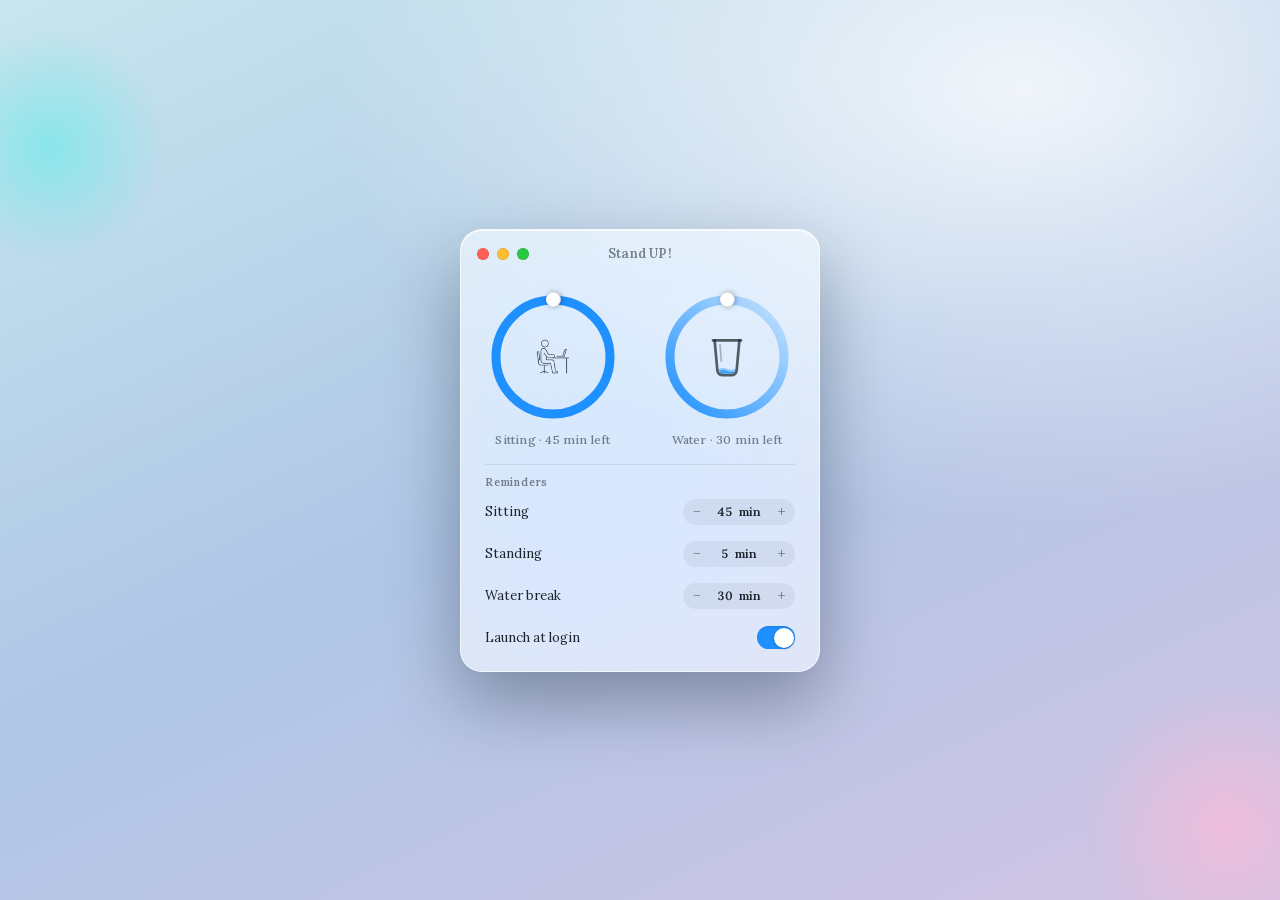
<file: src/index.html>
<!doctype html>
<html lang="en">
<head>
  <meta charset="utf-8">
  <meta name="viewport" content="width=device-width, initial-scale=1">
  <title>Stand UP!</title>
  <link rel="stylesheet" href="css/app.css">
</head>
<body>
  <div id="win" class="win">
    <header class="titlebar" data-tauri-drag-region>
      <div class="traffic">
        <button class="tl close" aria-label="close"></button><button class="tl min" aria-label="minimize"></button><button class="tl zoom" aria-label="zoom" disabled></button>
      </div>
      <div class="title">Stand UP!</div>
    </header>

    <main id="rings" class="rings"></main>

    <div class="divider"></div>

    <section class="settings">
      <div class="sec-label">Reminders</div>
      <div class="row">
        <div class="lbl">Sitting</div>
        <div class="stepper" data-key="sitMin" data-step="5" data-min="5" data-max="120">
          <button class="dec" aria-label="decrease">−</button><div class="val">45 min</div><button class="inc" aria-label="increase">+</button>
        </div>
      </div>
      <div class="row">
        <div class="lbl">Standing</div>
        <div class="stepper" data-key="standMin" data-step="1" data-min="1" data-max="30">
          <button class="dec" aria-label="decrease">−</button><div class="val">5 min</div><button class="inc" aria-label="increase">+</button>
        </div>
      </div>
      <div class="row">
        <div class="lbl">Water break</div>
        <div class="stepper" data-key="waterMin" data-step="5" data-min="5" data-max="120">
          <button class="dec" aria-label="decrease">−</button><div class="val">30 min</div><button class="inc" aria-label="increase">+</button>
        </div>
      </div>
      <div class="row">
        <div class="lbl">Launch at login</div>
        <button class="toggle" id="loginToggle" role="switch" aria-checked="true"><span class="knob"></span></button>
      </div>
    </section>
  </div>
  <script type="module" src="js/main.js"></script>
</body>
</html>
</file>
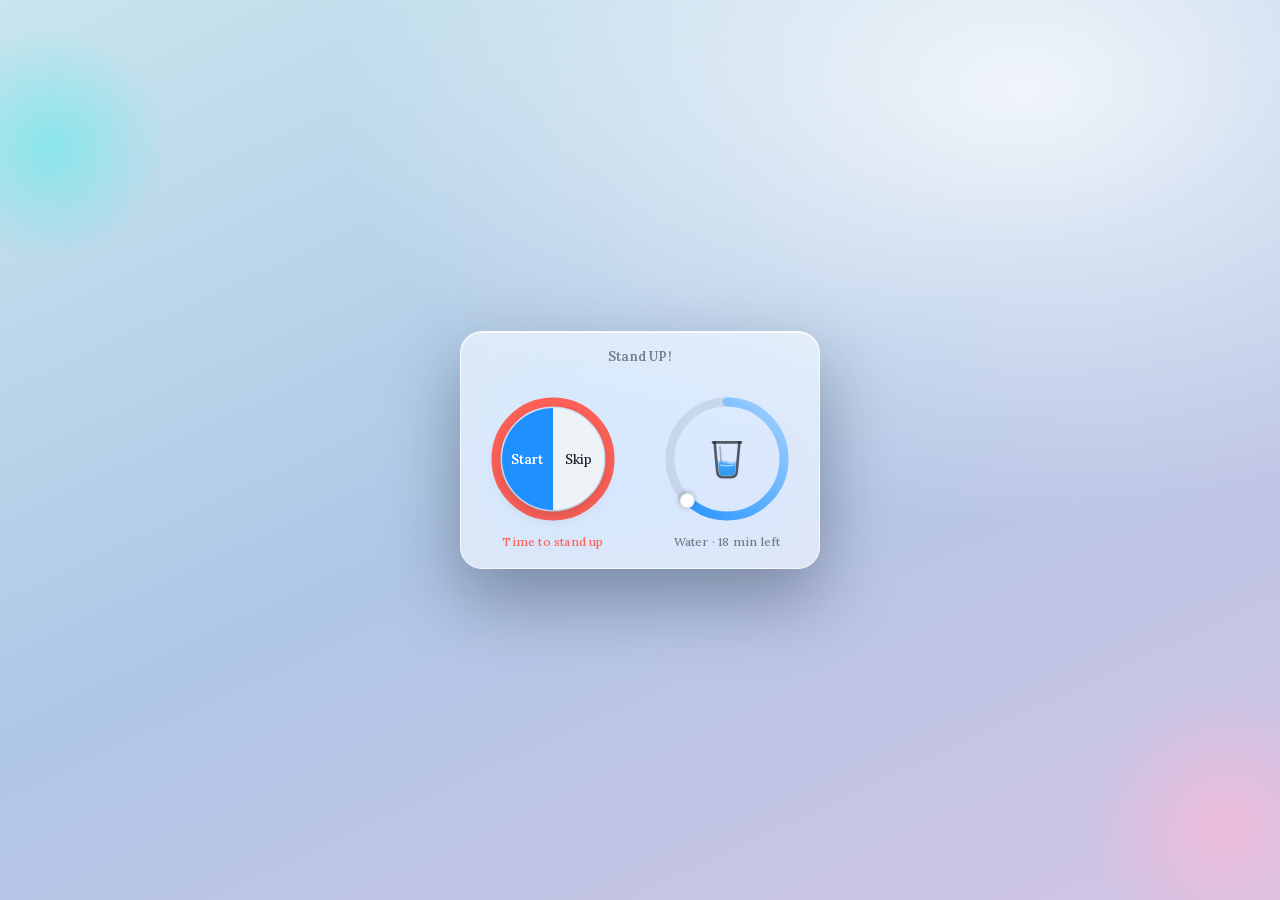
<file: src/popover.html>
<!doctype html>
<html lang="en">
<head>
  <meta charset="utf-8">
  <meta name="viewport" content="width=device-width, initial-scale=1">
  <title>Stand UP!</title>
  <link rel="stylesheet" href="css/app.css">
</head>
<body class="popover">
  <div id="win" class="win">
    <header class="titlebar">
      <div class="title">Stand UP!</div>
    </header>
    <main id="rings" class="rings"></main>
    <div class="pad-bottom"></div>
  </div>
  <script type="module" src="js/popover.js"></script>
</body>
</html>
</file>
<file: src/css/app.css>
/* Stand UP! — design tokens & layout, ported from design_handoff_standup */

@font-face {
  font-family: 'Lora';
  font-style: normal;
  font-weight: 400 700;
  font-display: swap;
  src: url(../fonts/Lora-latin.woff2) format('woff2');
}

:root {
  /* dynamic (set by JS): --accent and derivatives */
  --accent: #1E90FF;

  --red: #FF6157;
  --warm: #F2B25C;

  --text-pri: #1C242C;
  --text-sec: rgba(28, 36, 44, 0.55);
  --icon-base: rgba(28, 36, 44, 0.72);
  --win-bg: rgba(248, 251, 252, 0.62);
  --win-border: rgba(255, 255, 255, 0.65);
  --inner-hi: rgba(255, 255, 255, 0.85);
  --ring-track: rgba(28, 36, 44, 0.09);
  --divider: rgba(28, 36, 44, 0.09);
  --ctl-bg: rgba(28, 36, 44, 0.06);
  --ctl-hover: rgba(28, 36, 44, 0.10);
  --disc-bg: #FBFDFF;
  --disc-sec-bg: #EEF3F8;
  --disc-divider: rgba(28, 36, 44, 0.08);
  --disc-border: rgba(28, 36, 44, 0.06);
  --disc-shadow: 0 5px 16px rgba(8, 22, 38, 0.20);
  --glass-hi: #5B6B78;
}

@media (prefers-color-scheme: dark) {
  :root {
    --text-pri: #F4F7F9;
    --text-sec: rgba(235, 242, 246, 0.55);
    --icon-base: rgba(235, 242, 246, 0.82);
    --win-bg: rgba(26, 31, 38, 0.55);
    --win-border: rgba(255, 255, 255, 0.14);
    --inner-hi: rgba(255, 255, 255, 0.10);
    --ring-track: rgba(255, 255, 255, 0.10);
    --divider: rgba(255, 255, 255, 0.09);
    --ctl-bg: rgba(255, 255, 255, 0.09);
    --ctl-hover: rgba(255, 255, 255, 0.14);
    --disc-bg: #242E3A;
    --disc-sec-bg: #2F3B49;
    --disc-divider: rgba(255, 255, 255, 0.08);
    --disc-border: rgba(255, 255, 255, 0.10);
    --disc-shadow: 0 5px 16px rgba(0, 0, 0, 0.45);
    --glass-hi: #FFFFFF;
  }
}

* { box-sizing: border-box; }
html, body { margin: 0; padding: 0; }

body {
  font-family: 'Lora', 'Georgia', 'Songti SC', serif;
  color: var(--text-pri);
  background: transparent;
  -webkit-font-smoothing: antialiased;
  user-select: none;
  -webkit-user-select: none;
  cursor: default;
  overflow: hidden;
}

.win {
  display: flex;
  flex-direction: column;
  background: var(--win-bg);
  border: 1px solid var(--win-border);
  border-radius: 22px;
  box-shadow: inset 0 1px 0 var(--inner-hi);
  min-height: 100vh;
  overflow: hidden;
}

/* ---- Title bar ---- */
.titlebar {
  height: 48px;
  flex: none;
  display: flex;
  align-items: center;
  padding: 0 16px;
  position: relative;
}
.traffic { display: flex; gap: 8px; position: relative; z-index: 1; }
.traffic .tl {
  width: 12px; height: 12px; border-radius: 50%;
  border: none; padding: 0;
  box-shadow: inset 0 0 0 0.5px rgba(0, 0, 0, 0.15);
  transition: filter 0.12s ease, transform 0.12s ease;
}
.traffic .tl.close { background: #FF5F57; }
.traffic .tl.min   { background: #FEBC2E; }
.traffic .tl.zoom  { background: #28C840; }
.traffic:hover .tl { filter: brightness(0.92); }
.traffic .tl:active { filter: brightness(0.78); transform: scale(0.9); }

.titlebar .title {
  position: absolute; left: 0; right: 0;
  text-align: center;
  font-size: 13px; font-weight: 600;
  color: var(--text-sec);
  letter-spacing: 0.2px;
  pointer-events: none;
}

/* ---- Rings row ---- */
.rings {
  flex: none;
  display: flex;
  justify-content: center;
  gap: 22px;
  padding: 14px 0 0;
}
.module { display: flex; flex-direction: column; align-items: center; width: 152px; }
.ringbox { position: relative; width: 130px; height: 130px; flex: none; }
.ringbox svg.ring { position: absolute; top: 0; left: 0; }
.center {
  position: absolute; inset: 0;
  display: flex; flex-direction: column;
  align-items: center; justify-content: center;
}
.fig { object-fit: contain; width: auto; }
.fig.sit-fig { height: 36px; }
.fig.stand-fig { height: 40px; }

@keyframes su-breathe {
  0%, 100% { transform: scale(1); opacity: 0.82; }
  50%      { transform: scale(1.09); opacity: 1; }
}

/* ---- state-change transitions (center content pops in / shrinks out) ---- */
@keyframes su-pop-in {
  0%   { transform: scale(0.55); opacity: 0; }
  62%  { transform: scale(1.07); }
  100% { transform: scale(1); }
}
@keyframes su-pop-out {
  to { transform: scale(0.6); opacity: 0; }
}
.center .pop-in  { animation: su-pop-in 0.34s cubic-bezier(0.22, 0.9, 0.32, 1.15) backwards; }
.center .pop-out { animation: su-pop-out 0.15s ease-in forwards; }

/* rings drain smoothly and cross-fade color on phase changes */
svg.ring .arc {
  transition: stroke-dashoffset 1s linear, stroke 0.45s ease;
}

/* ---- Inline action disc ----
   opaque elevated surface: nothing (e.g. the red alert ring) bleeds through */
.disc {
  position: absolute; top: 14px; left: 14px;
  width: 102px; height: 102px;
  border-radius: 50%;
  overflow: hidden;
  display: flex;
  background: var(--disc-bg);
  box-shadow: var(--disc-shadow), inset 0 0 0 1px var(--disc-border);
}
.disc button {
  flex: 1;
  border: none;
  padding: 0;
  font-family: inherit;
  font-size: 13px;
  cursor: default;
  transition: transform 0.12s ease, filter 0.12s ease;
}
.disc button:hover { filter: brightness(1.04); }
.disc button:active { transform: scale(0.93); filter: brightness(0.9); }
.disc button.primary { color: #FFFFFF; font-weight: 600; } /* background = accent, set in rings.js */
.disc button.secondary { background: var(--disc-sec-bg); color: var(--text-pri); font-weight: 500; }
.disc i { width: 1px; background: var(--disc-divider); }
.disc.one button.primary { font-size: 15px; letter-spacing: 0.3px; }

/* ---- draggable ring handle (scrub the remaining time) ---- */
.ring-knob {
  position: absolute; left: 0; top: 0;
  width: 28px; height: 28px;
  margin: -14px 0 0 -14px;
  display: flex; align-items: center; justify-content: center;
  cursor: grab;
  touch-action: none;
  transition: transform 1s linear; /* glides with the ring between ticks */
  z-index: 2;
}
.ring-knob.no-anim { transition: none; }
.ring-knob::after {
  content: '';
  width: 15px; height: 15px;
  border-radius: 50%;
  background: #FFFFFF;
  box-shadow: 0 1px 5px rgba(8, 22, 38, 0.35), inset 0 0 0 1px rgba(28, 36, 44, 0.10);
  transition: transform 0.15s ease;
}
.ring-knob:hover::after { transform: scale(1.15); }
.ring-knob:active { cursor: grabbing; }
.ring-knob:active::after { transform: scale(1.25); }
.ringbox.scrubbing .ring-knob,
.ringbox.scrubbing svg.ring .arc { transition: none; }

.caption {
  height: 18px;
  margin-top: 10px;
  font-size: 12px;
  font-weight: 500;
  color: var(--text-sec);
  letter-spacing: 0.2px;
}

/* ---- Divider & settings ---- */
.divider { margin: 14px 24px 0; height: 1px; background: var(--divider); flex: none; }

.settings { padding: 10px 24px 12px; display: flex; flex-direction: column; flex: none; }
.sec-label {
  font-size: 11px; font-weight: 600;
  color: var(--text-sec);
  letter-spacing: 0.8px;
  margin-bottom: 2px;
}
.row { display: flex; align-items: center; justify-content: space-between; height: 42px; }
.row .lbl { font-size: 13px; color: var(--text-pri); }

.stepper {
  display: flex; align-items: center;
  background: var(--ctl-bg);
  border-radius: 13px; height: 26px;
  overflow: hidden;
}
.stepper button {
  width: 28px; height: 26px;
  border: none; border-radius: 13px;
  background: transparent;
  display: flex; align-items: center; justify-content: center;
  font-family: inherit; font-size: 15px;
  color: var(--text-sec);
  padding: 0; cursor: default;
}
.stepper button:hover { background: var(--ctl-hover); }
.stepper button:active { background: var(--ctl-hover); transform: scale(0.92); }
.stepper .val {
  min-width: 56px; text-align: center;
  font-size: 12px; font-weight: 600;
  color: var(--text-pri);
  font-variant-numeric: tabular-nums;
}
@keyframes su-val-pulse {
  0%   { transform: scale(1); }
  45%  { transform: scale(1.16); }
  100% { transform: scale(1); }
}
.stepper .val.pulse { animation: su-val-pulse 0.22s ease; }

/* click-to-type editing of a stepper value */
.stepper .val { cursor: text; }
.stepper input.val-input {
  width: 56px; height: 26px;
  border: none; outline: none; padding: 0; margin: 0;
  background: var(--ctl-hover);
  text-align: center;
  font-family: inherit; font-size: 12px; font-weight: 600;
  color: var(--text-pri);
  font-variant-numeric: tabular-nums;
  user-select: text;
  -webkit-user-select: text;
  caret-color: var(--accent);
}

.toggle {
  width: 38px; height: 23px;
  border: none; padding: 0;
  border-radius: 12px;
  background: var(--ctl-bg);
  position: relative;
  box-shadow: inset 0 1px 2px rgba(0, 0, 0, 0.12);
  cursor: default;
  transition: background 0.18s ease;
}
.toggle .knob {
  position: absolute; top: 1.5px; left: 1.5px;
  width: 20px; height: 20px;
  border-radius: 50%;
  background: #FFFFFF;
  box-shadow: 0 1px 3px rgba(0, 0, 0, 0.25);
  transition: left 0.18s ease;
}
.toggle[aria-checked="true"] { background: var(--accent); }
.toggle[aria-checked="true"] .knob { left: 16.5px; }

/* ---- Popover variant ---- */
body.popover .win { border-radius: 22px; }
body.popover .pad-bottom { height: 16px; flex: none; }

/* ---- Browser preview mode (design-mock frame; not used inside Tauri) ---- */
html.preview body {
  overflow: auto;
  display: flex; align-items: center; justify-content: center;
  min-height: 100vh;
  position: relative;
}
html.preview body::before, html.preview body::after {
  content: ''; position: fixed; border-radius: 50%; z-index: -1;
}
html.preview body::before { width: 240px; height: 240px; top: 26px; left: -70px; background: radial-gradient(circle, rgba(99,235,233,0.60), rgba(99,235,233,0) 68%); }
html.preview body::after { width: 290px; height: 290px; bottom: -70px; right: -90px; background: radial-gradient(circle, rgba(255,185,215,0.65), rgba(255,185,215,0) 68%); }
html.preview { background: radial-gradient(90% 80% at 80% 10%, rgba(255,255,255,0.8), transparent 60%), linear-gradient(155deg, #C7E6EE 0%, #AFC6E6 50%, #D3C4E4 100%); }
html.preview .win {
  width: 360px; min-height: 0;
  border-radius: 22px;
  border: 1px solid var(--win-border);
  backdrop-filter: blur(50px) saturate(1.8);
  -webkit-backdrop-filter: blur(50px) saturate(1.8);
  box-shadow: 0 30px 70px rgba(8, 22, 38, 0.35), inset 0 1px 0 var(--inner-hi);
  overflow: hidden;
  margin: 40px 0;
}
@media (prefers-color-scheme: dark) {
  html.preview { background: radial-gradient(80% 70% at 75% 12%, rgba(99,235,233,0.16), transparent 60%), linear-gradient(155deg, #17233A 0%, #0D1626 55%, #1D1932 100%); }
  html.preview body::before { background: radial-gradient(circle, rgba(99,235,233,0.30), rgba(99,235,233,0) 68%); }
  html.preview body::after { background: radial-gradient(circle, rgba(140,110,255,0.32), rgba(140,110,255,0) 68%); }
}

/* dark-mode treatment of the two raster figure assets (per handoff README) */
@media (prefers-color-scheme: dark) {
  .fig { filter: invert(1) brightness(1.7); opacity: 0.9; }
}
@media (prefers-color-scheme: light) {
  .fig { opacity: 0.82; }
}
</file>
